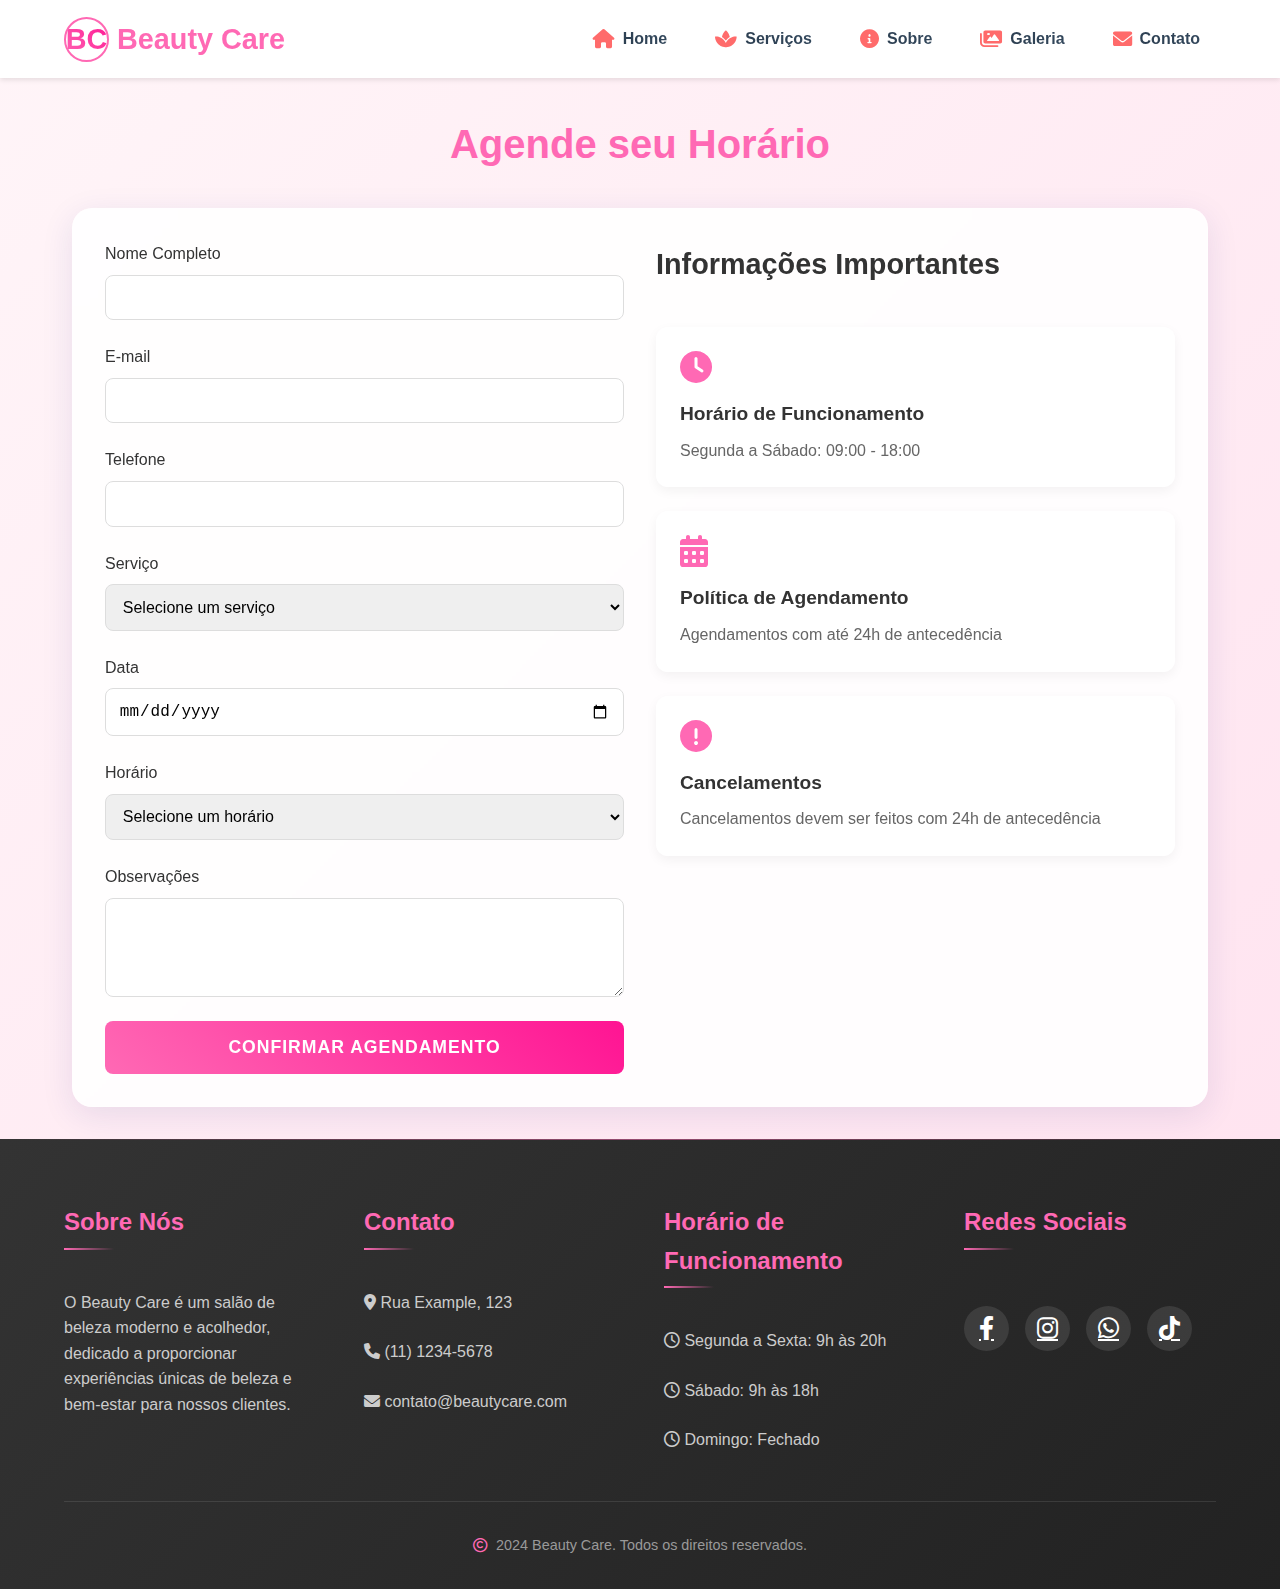
<file: agendamento/index.html>
<!DOCTYPE html>
<html lang="pt-BR">
<head>
    <meta charset="UTF-8">
    <meta name="viewport" content="width=device-width, initial-scale=1.0">
    <title>Agendamento - Beauty Care</title>
    <link rel="icon" type="image/x-icon" href="../fav.png">
    <link rel="stylesheet" href="../styles.css">
    <link rel="stylesheet" href="agendamento.css">
    <link rel="stylesheet" href="https://cdnjs.cloudflare.com/ajax/libs/font-awesome/6.0.0/css/all.min.css">
</head>
<body>
    <header>
        <nav class="navbar">
            <div class="logo">
                <div class="logo-text">
                    <span class="logo-initials">BC</span>
                    <h1>Beauty Care</h1>
                </div>
            </div>
            <ul class="nav-links">
                <li><a href="../index.html"><i class="fas fa-home"></i><span>Home</span></a></li>
                <li><a href="../index.html#servicos"><i class="fas fa-spa"></i><span>Serviços</span></a></li>
                <li><a href="../index.html#sobre"><i class="fas fa-info-circle"></i><span>Sobre</span></a></li>
                <li><a href="../index.html#galeria"><i class="fas fa-images"></i><span>Galeria</span></a></li>
                <li><a href="../index.html#contato"><i class="fas fa-envelope"></i><span>Contato</span></a></li>
            </ul>
            <div class="mobile-menu">
                <div class="menu-icon">
                    <span></span>
                    <span></span>
                    <span></span>
                </div>
            </div>
        </nav>
    </header>

    <main class="agendamento-container">
        <section class="agendamento-section">
            <h1>Agende seu Horário</h1>
            <div class="agendamento-content">
                <form id="agendamento-form" class="agendamento-form">
                    <div class="form-group">
                        <label for="nome">Nome Completo</label>
                        <input type="text" id="nome" name="nome" required>
                    </div>

                    <div class="form-group">
                        <label for="email">E-mail</label>
                        <input type="email" id="email" name="email" required>
                    </div>

                    <div class="form-group">
                        <label for="telefone">Telefone</label>
                        <input type="tel" id="telefone" name="telefone" required>
                    </div>

                    <div class="form-group">
                        <label for="servico">Serviço</label>
                        <select id="servico" name="servico" required>
                            <option value="">Selecione um serviço</option>
                            <option value="corte">Corte de Cabelo</option>
                            <option value="coloring">Coloração</option>
                            <option value="tratamento">Tratamento Capilar</option>
                            <option value="maquiagem">Maquiagem</option>
                            <option value="manicure">Manicure</option>
                            <option value="pedicure">Pedicure</option>
                        </select>
                    </div>

                    <div class="form-group">
                        <label for="data">Data</label>
                        <input type="date" id="data" name="data" required>
                    </div>

                    <div class="form-group">
                        <label for="horario">Horário</label>
                        <select id="horario" name="horario" required>
                            <option value="">Selecione um horário</option>
                            <option value="09:00">09:00</option>
                            <option value="10:00">10:00</option>
                            <option value="11:00">11:00</option>
                            <option value="13:00">13:00</option>
                            <option value="14:00">14:00</option>
                            <option value="15:00">15:00</option>
                            <option value="16:00">16:00</option>
                            <option value="17:00">17:00</option>
                        </select>
                    </div>

                    <div class="form-group">
                        <label for="observacoes">Observações</label>
                        <textarea id="observacoes" name="observacoes" rows="4"></textarea>
                    </div>

                    <button type="submit" class="submit-button">Confirmar Agendamento</button>
                </form>

                <div class="agendamento-info">
                    <h2>Informações Importantes</h2>
                    <div class="info-card">
                        <i class="fas fa-clock"></i>
                        <h3>Horário de Funcionamento</h3>
                        <p>Segunda a Sábado: 09:00 - 18:00</p>
                    </div>
                    <div class="info-card">
                        <i class="fas fa-calendar-alt"></i>
                        <h3>Política de Agendamento</h3>
                        <p>Agendamentos com até 24h de antecedência</p>
                    </div>
                    <div class="info-card">
                        <i class="fas fa-exclamation-circle"></i>
                        <h3>Cancelamentos</h3>
                        <p>Cancelamentos devem ser feitos com 24h de antecedência</p>
                    </div>
                </div>
            </div>
        </section>
    </main>

    <footer>
        <div class="footer-content">
            <div class="footer-section">
                <h3>Sobre Nós</h3>
                <p>O Beauty Care é um salão de beleza moderno e acolhedor, dedicado a proporcionar experiências únicas de beleza e bem-estar para nossos clientes.</p>
            </div>
            <div class="footer-section">
                <h3>Contato</h3>
                <p><i class="fas fa-map-marker-alt"></i> Rua Example, 123</p>
                <p><i class="fas fa-phone"></i> (11) 1234-5678</p>
                <p><i class="fas fa-envelope"></i> contato@beautycare.com</p>
            </div>
            <div class="footer-section">
                <h3>Horário de Funcionamento</h3>
                <p><i class="far fa-clock"></i> Segunda a Sexta: 9h às 20h</p>
                <p><i class="far fa-clock"></i> Sábado: 9h às 18h</p>
                <p><i class="far fa-clock"></i> Domingo: Fechado</p>
            </div>
            <div class="footer-section">
                <h3>Redes Sociais</h3>
                <div class="social-links">
                    <a href="https://facebook.com/beautycare" target="_blank" title="Facebook">
                        <i class="fab fa-facebook-f"></i>
                    </a>
                    <a href="https://instagram.com/beautycare" target="_blank" title="Instagram">
                        <i class="fab fa-instagram"></i>
                    </a>
                    <a href="https://wa.me/551112345678" target="_blank" title="WhatsApp">
                        <i class="fab fa-whatsapp"></i>
                    </a>
                    <a href="https://tiktok.com/@beautycare" target="_blank" title="TikTok">
                        <i class="fab fa-tiktok"></i>
                    </a>
                </div>
            </div>
        </div>
        <div class="footer-bottom">
            <p><i class="far fa-copyright"></i> 2024 Beauty Care. Todos os direitos reservados.</p>
        </div>
    </footer>
    <button id="back-to-top" aria-label="Retornar ao topo">
        <i class="fas fa-arrow-up"></i>
    </button>
    <script src="../script.js"></script>
    <script src="agendamento.js"></script>
</body>
</html>
</file>
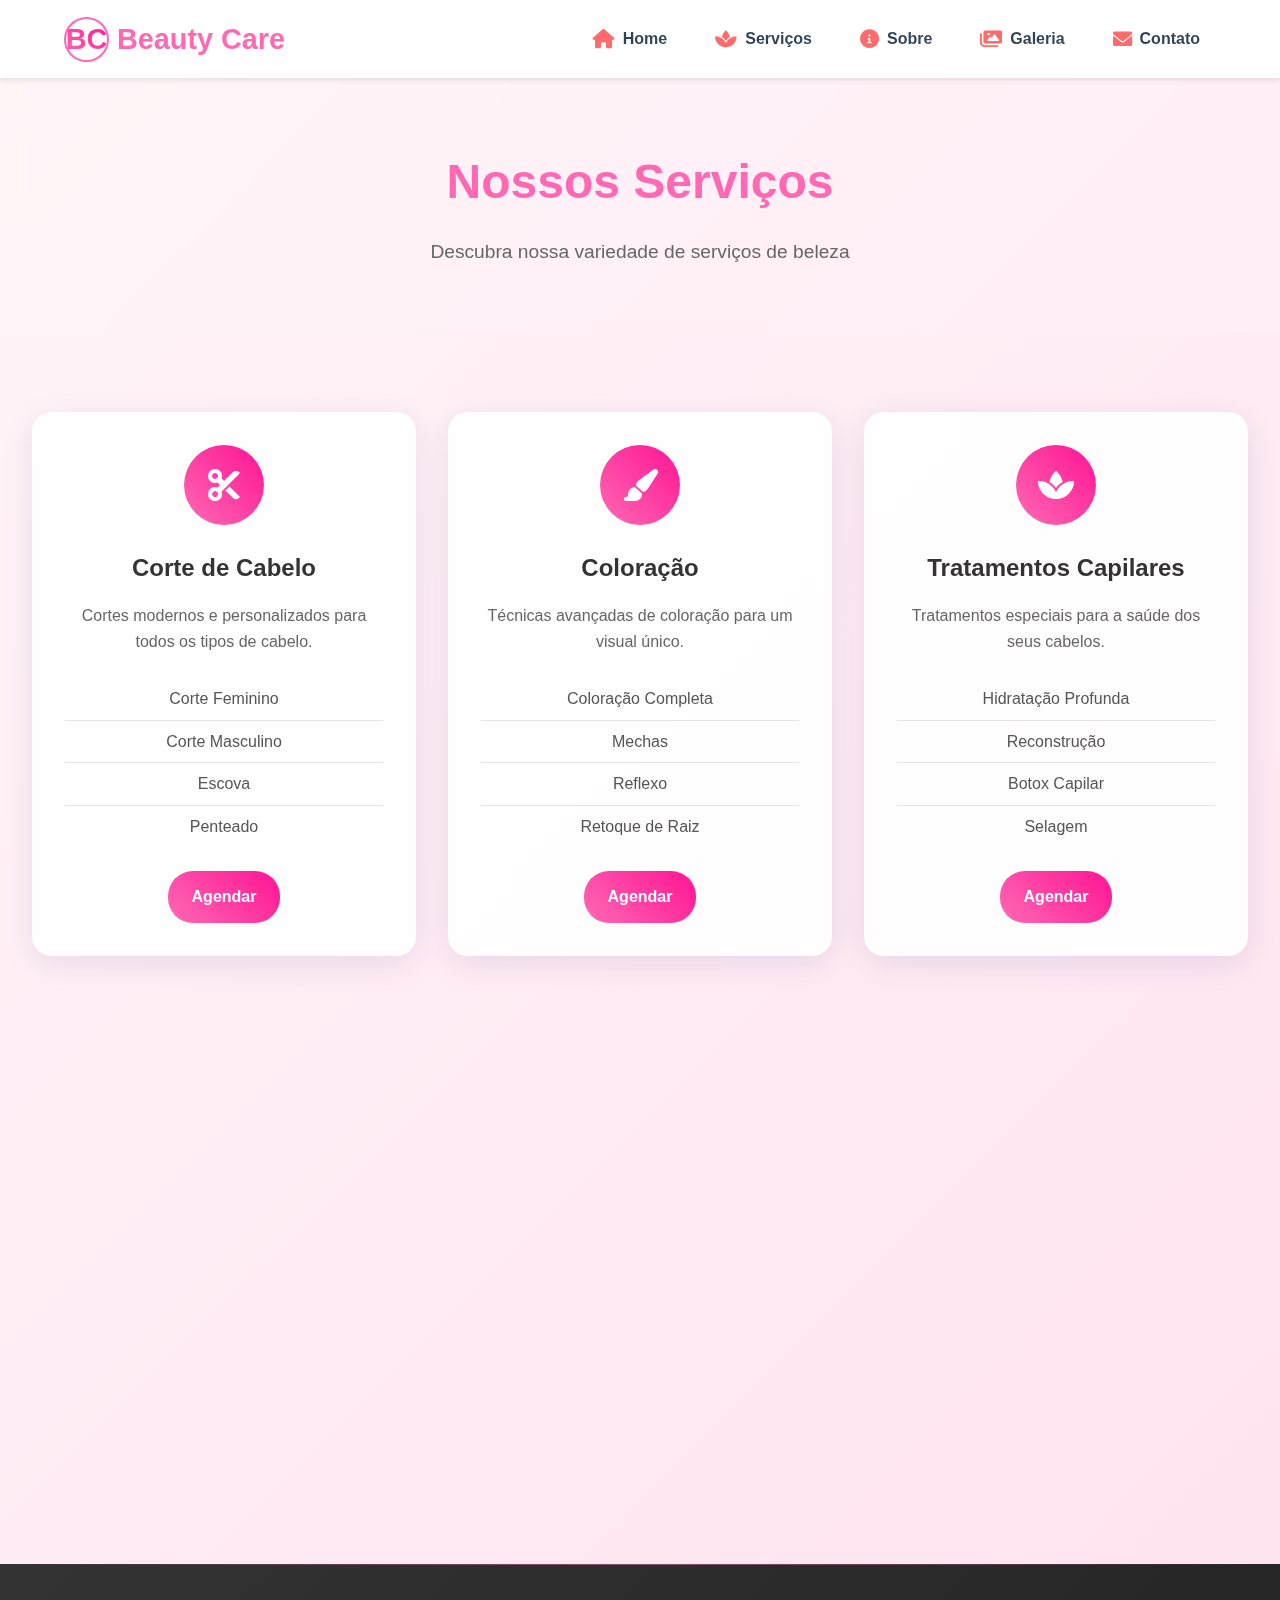
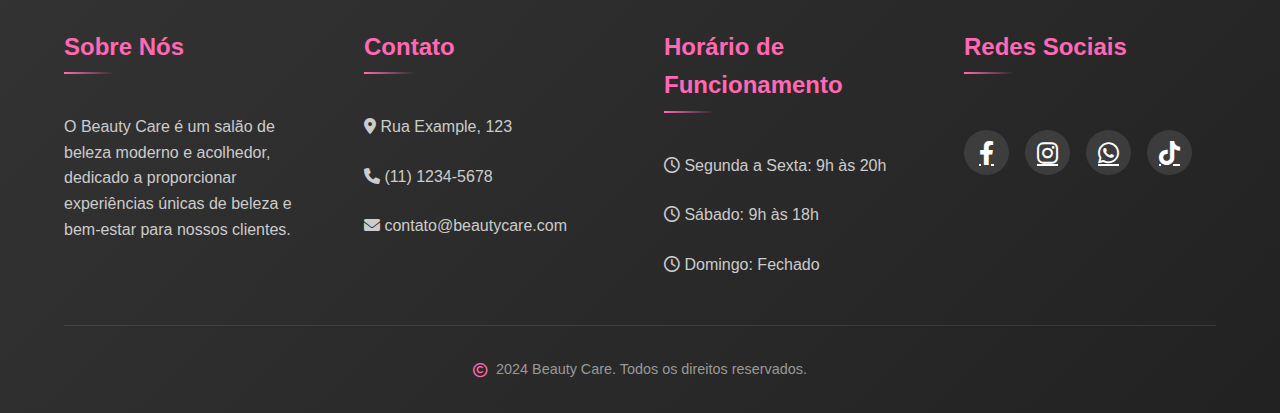
<file: servicos/index.html>
<!DOCTYPE html>
<html lang="pt-BR">
<head>
    <meta charset="UTF-8">
    <meta name="viewport" content="width=device-width, initial-scale=1.0">
    <title>Serviços - Beauty Care</title>
    <link rel="icon" type="image/x-icon" href="../fav.png">
    <link rel="stylesheet" href="../styles.css">
    <link rel="stylesheet" href="servicos.css">
    <link rel="stylesheet" href="https://cdnjs.cloudflare.com/ajax/libs/font-awesome/6.0.0/css/all.min.css">
</head>
<body>
    <header>
        <nav class="navbar">
            <div class="logo">
                <div class="logo-text">
                    <span class="logo-initials">BC</span>
                    <h1>Beauty Care</h1>
                </div>
            </div>
            <ul class="nav-links">
                <li><a href="../index.html"><i class="fas fa-home"></i><span>Home</span></a></li>
                <li><a href="index.html"><i class="fas fa-spa"></i><span>Serviços</span></a></li>
                <li><a href="../index.html#sobre"><i class="fas fa-info-circle"></i><span>Sobre</span></a></li>
                <li><a href="../index.html#galeria"><i class="fas fa-images"></i><span>Galeria</span></a></li>
                <li><a href="../index.html#contato"><i class="fas fa-envelope"></i><span>Contato</span></a></li>
            </ul>
            <div class="mobile-menu">
                <div class="menu-icon">
                    <span></span>
                    <span></span>
                    <span></span>
                </div>
            </div>
        </nav>
    </header>

    <main class="servicos-container">
        <section class="servicos-hero">
            <h1>Nossos Serviços</h1>
            <p>Descubra nossa variedade de serviços de beleza</p>
        </section>

        <section class="servicos-grid">
            <div class="servico-card">
                <div class="servico-icon">
                    <i class="fas fa-cut"></i>
                </div>
                <h2>Corte de Cabelo</h2>
                <div class="servico-detalhes">
                    <p>Cortes modernos e personalizados para todos os tipos de cabelo.</p>
                    <ul>
                        <li>Corte Feminino</li>
                        <li>Corte Masculino</li>
                        <li>Escova</li>
                        <li>Penteado</li>
                    </ul>
                    <a href="../agendamento/index.html" class="agendar-btn">Agendar</a>
                </div>
            </div>

            <div class="servico-card">
                <div class="servico-icon">
                    <i class="fas fa-paint-brush"></i>
                </div>
                <h2>Coloração</h2>
                <div class="servico-detalhes">
                    <p>Técnicas avançadas de coloração para um visual único.</p>
                    <ul>
                        <li>Coloração Completa</li>
                        <li>Mechas</li>
                        <li>Reflexo</li>
                        <li>Retoque de Raiz</li>
                    </ul>
                    <a href="../agendamento/index.html" class="agendar-btn">Agendar</a>
                </div>
            </div>

            <div class="servico-card">
                <div class="servico-icon">
                    <i class="fas fa-spa"></i>
                </div>
                <h2>Tratamentos Capilares</h2>
                <div class="servico-detalhes">
                    <p>Tratamentos especiais para a saúde dos seus cabelos.</p>
                    <ul>
                        <li>Hidratação Profunda</li>
                        <li>Reconstrução</li>
                        <li>Botox Capilar</li>
                        <li>Selagem</li>
                    </ul>
                    <a href="../agendamento/index.html" class="agendar-btn">Agendar</a>
                </div>
            </div>

            <div class="servico-card">
                <div class="servico-icon">
                    <i class="fas fa-magic"></i>
                </div>
                <h2>Maquiagem</h2>
                <div class="servico-detalhes">
                    <p>Maquiagem profissional para todos os momentos.</p>
                    <ul>
                        <li>Maquiagem Social</li>
                        <li>Maquiagem para Eventos</li>
                        <li>Maquiagem para Noivas</li>
                        <li>Consultoria de Maquiagem</li>
                    </ul>
                    <a href="../agendamento/index.html" class="agendar-btn">Agendar</a>
                </div>
            </div>

            <div class="servico-card">
                <div class="servico-icon">
                    <i class="fas fa-hand-sparkles"></i>
                </div>
                <h2>Manicure e Pedicure</h2>
                <div class="servico-detalhes">
                    <p>Cuidados especiais para suas mãos e pés.</p>
                    <ul>
                        <li>Manicure Completa</li>
                        <li>Pedicure Completa</li>
                        <li>Esmaltação em Gel</li>
                        <li>Alongamento de Unhas</li>
                    </ul>
                    <a href="../agendamento/index.html" class="agendar-btn">Agendar</a>
                </div>
            </div>

            <div class="servico-card">
                <div class="servico-icon">
                    <i class="fas fa-gift"></i>
                </div>
                <h2>Pacotes Especiais</h2>
                <div class="servico-detalhes">
                    <p>Combos especiais para momentos especiais.</p>
                    <ul>
                        <li>Pacote Noiva</li>
                        <li>Pacote Aniversário</li>
                        <li>Pacote Família</li>
                        <li>Pacote Corporativo</li>
                    </ul>
                    <a href="../agendamento/index.html" class="agendar-btn">Agendar</a>
                </div>
            </div>
        </section>
    </main>

    <footer>
        <div class="footer-content">
            <div class="footer-section">
                <h3>Sobre Nós</h3>
                <p>O Beauty Care é um salão de beleza moderno e acolhedor, dedicado a proporcionar experiências únicas de beleza e bem-estar para nossos clientes.</p>
            </div>
            <div class="footer-section">
                <h3>Contato</h3>
                <p><i class="fas fa-map-marker-alt"></i> Rua Example, 123</p>
                <p><i class="fas fa-phone"></i> (11) 1234-5678</p>
                <p><i class="fas fa-envelope"></i> contato@beautycare.com</p>
            </div>
            <div class="footer-section">
                <h3>Horário de Funcionamento</h3>
                <p><i class="far fa-clock"></i> Segunda a Sexta: 9h às 20h</p>
                <p><i class="far fa-clock"></i> Sábado: 9h às 18h</p>
                <p><i class="far fa-clock"></i> Domingo: Fechado</p>
            </div>
            <div class="footer-section">
                <h3>Redes Sociais</h3>
                <div class="social-links">
                    <a href="https://facebook.com/beautycare" target="_blank" title="Facebook">
                        <i class="fab fa-facebook-f"></i>
                    </a>
                    <a href="https://instagram.com/beautycare" target="_blank" title="Instagram">
                        <i class="fab fa-instagram"></i>
                    </a>
                    <a href="https://wa.me/551112345678" target="_blank" title="WhatsApp">
                        <i class="fab fa-whatsapp"></i>
                    </a>
                    <a href="https://tiktok.com/@beautycare" target="_blank" title="TikTok">
                        <i class="fab fa-tiktok"></i>
                    </a>
                </div>
            </div>
        </div>
        <div class="footer-bottom">
            <p><i class="far fa-copyright"></i> 2024 Beauty Care. Todos os direitos reservados.</p>
        </div>
    </footer>
    <button id="back-to-top" aria-label="Retornar ao topo">
        <i class="fas fa-arrow-up"></i>
    </button>
    <script src="../script.js"></script>
    <script src="servicos.js"></script>
</body>
</html>
</file>
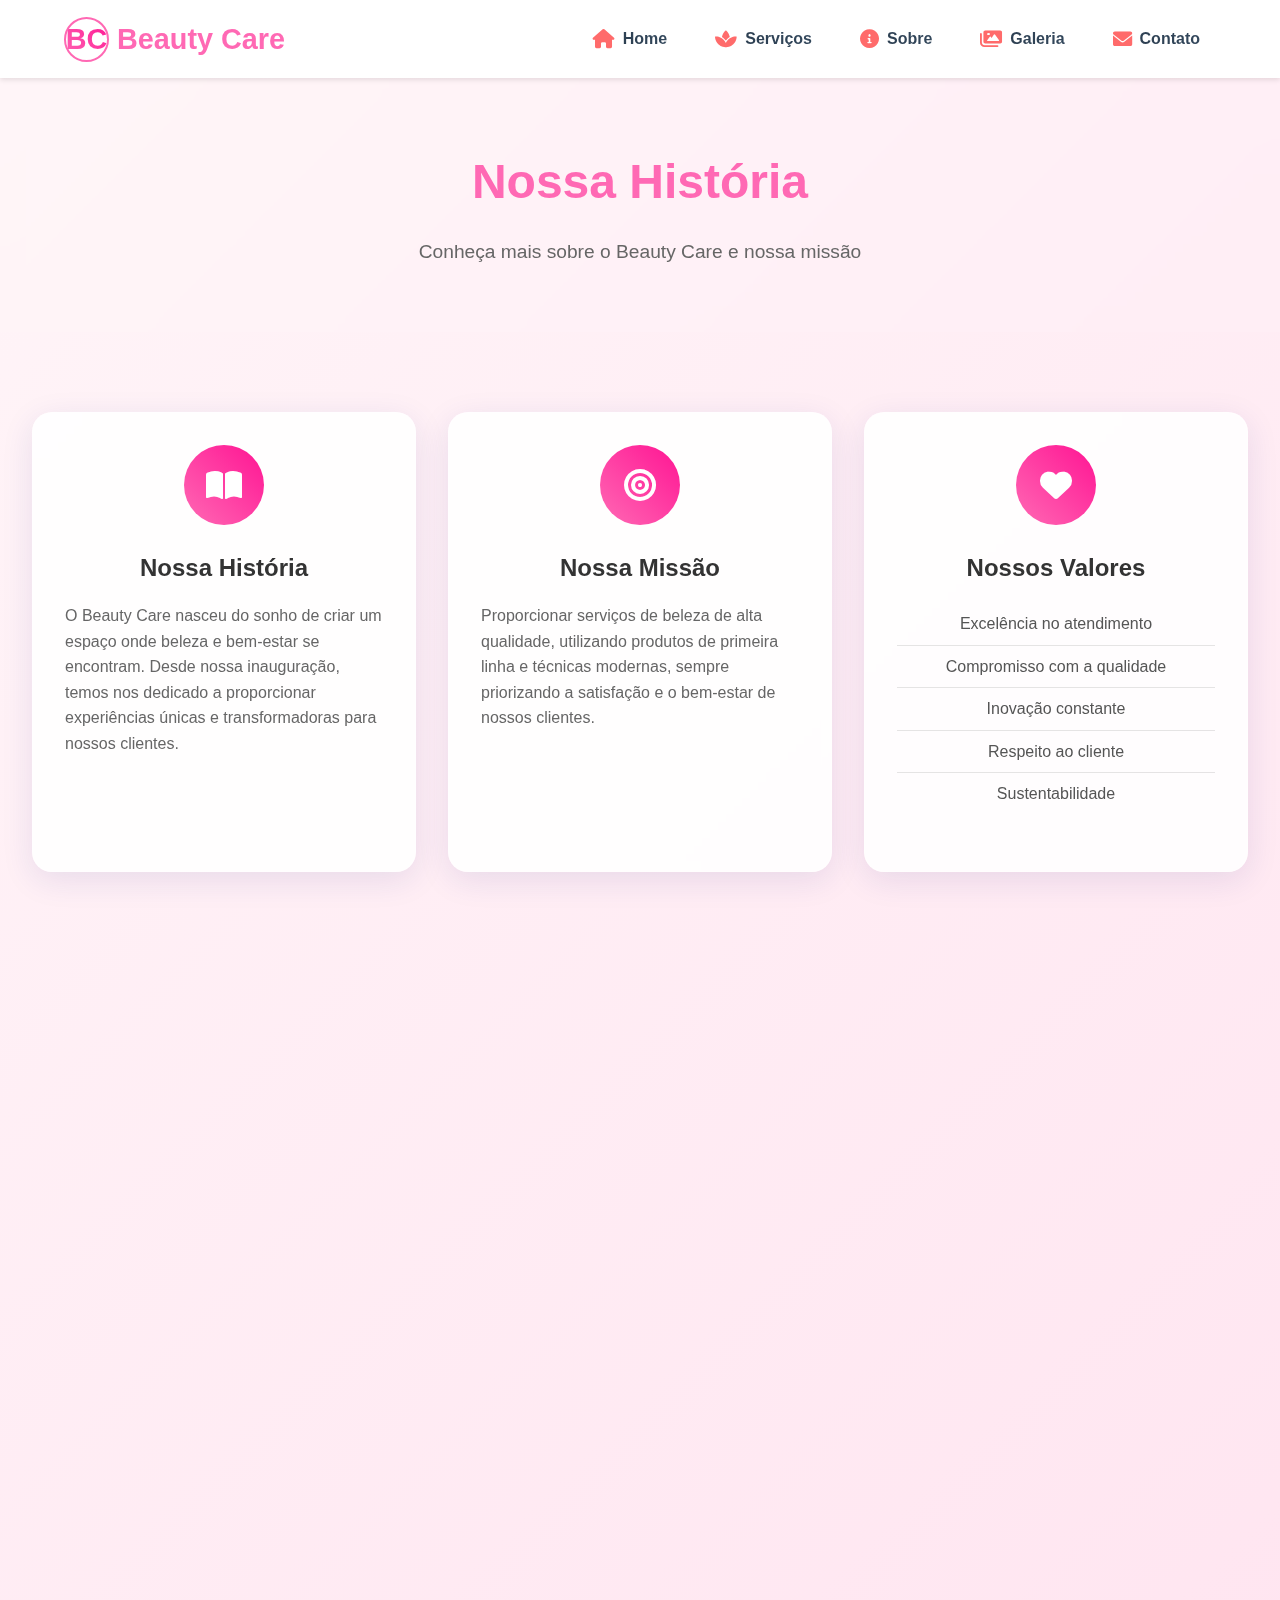
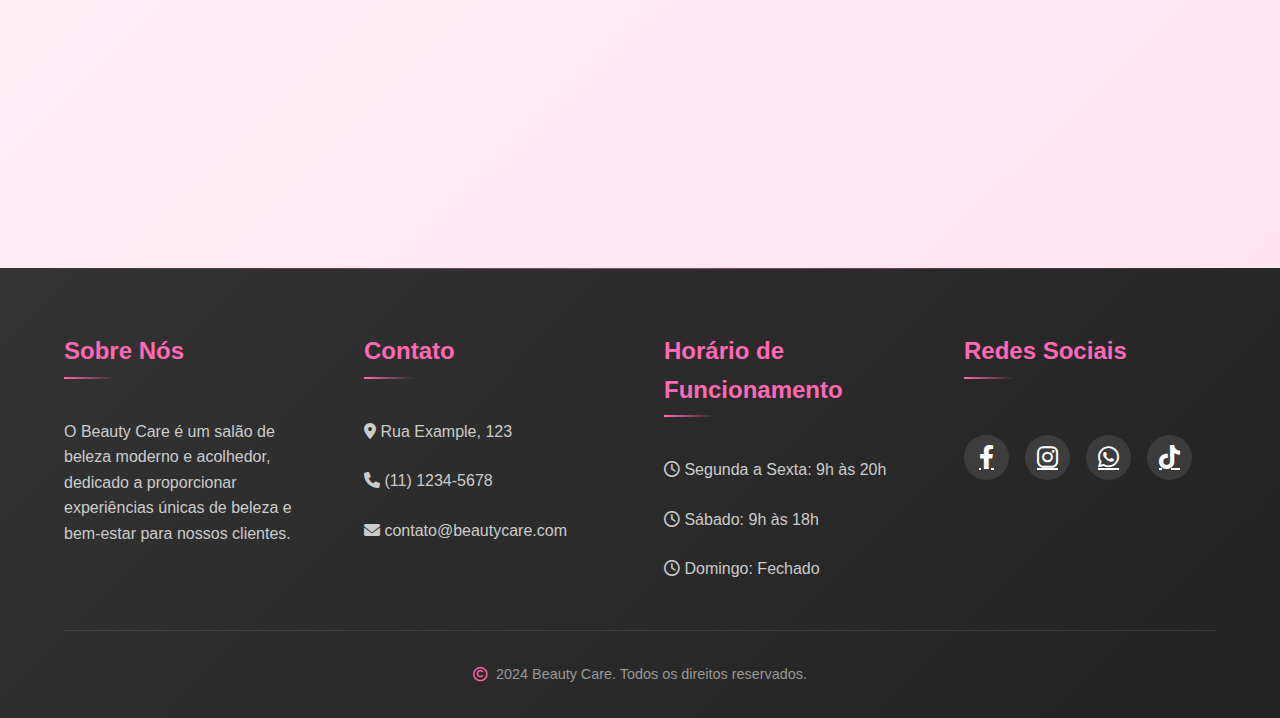
<file: sobre/index.html>
<!DOCTYPE html>
<html lang="pt-BR">
<head>
    <meta charset="UTF-8">
    <meta name="viewport" content="width=device-width, initial-scale=1.0">
    <title>Sobre Nós - Beauty Care</title>
    <link rel="icon" type="image/x-icon" href="../fav.png">
    <link rel="stylesheet" href="../styles.css">
    <link rel="stylesheet" href="sobre.css">
    <link rel="stylesheet" href="https://cdnjs.cloudflare.com/ajax/libs/font-awesome/6.0.0/css/all.min.css">
</head>
<body>
    <header>
        <nav class="navbar">
            <div class="logo">
                <div class="logo-text">
                    <span class="logo-initials">BC</span>
                    <h1>Beauty Care</h1>
                </div>
            </div>
            <ul class="nav-links">
                <li><a href="../index.html"><i class="fas fa-home"></i><span>Home</span></a></li>
                <li><a href="../servicos/index.html"><i class="fas fa-spa"></i><span>Serviços</span></a></li>
                <li><a href="index.html"><i class="fas fa-info-circle"></i><span>Sobre</span></a></li>
                <li><a href="../index.html#galeria"><i class="fas fa-images"></i><span>Galeria</span></a></li>
                <li><a href="../index.html#contato"><i class="fas fa-envelope"></i><span>Contato</span></a></li>
            </ul>
            <div class="mobile-menu">
                <div class="menu-icon">
                    <span></span>
                    <span></span>
                    <span></span>
                </div>
            </div>
        </nav>
    </header>

    <main class="sobre-container">
        <section class="sobre-hero">
            <h1>Nossa História</h1>
            <p>Conheça mais sobre o Beauty Care e nossa missão</p>
        </section>

        <section class="sobre-content">
            <div class="sobre-card historia">
                <div class="card-icon">
                    <i class="fas fa-book-open"></i>
                </div>
                <h2>Nossa História</h2>
                <p>O Beauty Care nasceu do sonho de criar um espaço onde beleza e bem-estar se encontram. Desde nossa inauguração, temos nos dedicado a proporcionar experiências únicas e transformadoras para nossos clientes.</p>
            </div>

            <div class="sobre-card missao">
                <div class="card-icon">
                    <i class="fas fa-bullseye"></i>
                </div>
                <h2>Nossa Missão</h2>
                <p>Proporcionar serviços de beleza de alta qualidade, utilizando produtos de primeira linha e técnicas modernas, sempre priorizando a satisfação e o bem-estar de nossos clientes.</p>
            </div>

            <div class="sobre-card valores">
                <div class="card-icon">
                    <i class="fas fa-heart"></i>
                </div>
                <h2>Nossos Valores</h2>
                <ul>
                    <li>Excelência no atendimento</li>
                    <li>Compromisso com a qualidade</li>
                    <li>Inovação constante</li>
                    <li>Respeito ao cliente</li>
                    <li>Sustentabilidade</li>
                </ul>
            </div>

            <div class="sobre-card equipe">
                <div class="card-icon">
                    <i class="fas fa-users"></i>
                </div>
                <h2>Nossa Equipe</h2>
                <p>Contamos com profissionais altamente qualificados e em constante atualização, prontos para oferecer o melhor em serviços de beleza.</p>
                <div class="equipe-grid">
                    <div class="membro">
                        <div class="membro-foto">
                            <i class="fas fa-user-circle"></i>
                        </div>
                        <h3>Ana Silva</h3>
                        <p>Diretora Técnica</p>
                    </div>
                    <div class="membro">
                        <div class="membro-foto">
                            <i class="fas fa-user-circle"></i>
                        </div>
                        <h3>Carlos Santos</h3>
                        <p>Especialista em Coloração</p>
                    </div>
                    <div class="membro">
                        <div class="membro-foto">
                            <i class="fas fa-user-circle"></i>
                        </div>
                        <h3>Maria Oliveira</h3>
                        <p>Maquiadora Profissional</p>
                    </div>
                </div>
            </div>

            <div class="sobre-card diferencial">
                <div class="card-icon">
                    <i class="fas fa-star"></i>
                </div>
                <h2>Nosso Diferencial</h2>
                <ul>
                    <li>Ambiente acolhedor e moderno</li>
                    <li>Produtos de alta qualidade</li>
                    <li>Tecnologia de ponta</li>
                    <li>Atendimento personalizado</li>
                    <li>Compromisso com resultados</li>
                </ul>
            </div>

            <div class="sobre-card certificacoes">
                <div class="card-icon">
                    <i class="fas fa-certificate"></i>
                </div>
                <h2>Certificações</h2>
                <p>Somos certificados pelos principais institutos de beleza do Brasil e mantemos parcerias com as melhores marcas do mercado.</p>
                <div class="certificacoes-grid">
                    <div class="certificacao">
                        <i class="fas fa-award"></i>
                        <span>Excelência em Atendimento</span>
                    </div>
                    <div class="certificacao">
                        <i class="fas fa-award"></i>
                        <span>Qualidade em Serviços</span>
                    </div>
                    <div class="certificacao">
                        <i class="fas fa-award"></i>
                        <span>Inovação em Beleza</span>
                    </div>
                </div>
            </div>
        </section>
    </main>

    <footer>
        <div class="footer-content">
            <div class="footer-section">
                <h3>Sobre Nós</h3>
                <p>O Beauty Care é um salão de beleza moderno e acolhedor, dedicado a proporcionar experiências únicas de beleza e bem-estar para nossos clientes.</p>
            </div>
            <div class="footer-section">
                <h3>Contato</h3>
                <p><i class="fas fa-map-marker-alt"></i> Rua Example, 123</p>
                <p><i class="fas fa-phone"></i> (11) 1234-5678</p>
                <p><i class="fas fa-envelope"></i> contato@beautycare.com</p>
            </div>
            <div class="footer-section">
                <h3>Horário de Funcionamento</h3>
                <p><i class="far fa-clock"></i> Segunda a Sexta: 9h às 20h</p>
                <p><i class="far fa-clock"></i> Sábado: 9h às 18h</p>
                <p><i class="far fa-clock"></i> Domingo: Fechado</p>
            </div>
            <div class="footer-section">
                <h3>Redes Sociais</h3>
                <div class="social-links">
                    <a href="https://facebook.com/beautycare" target="_blank" title="Facebook">
                        <i class="fab fa-facebook-f"></i>
                    </a>
                    <a href="https://instagram.com/beautycare" target="_blank" title="Instagram">
                        <i class="fab fa-instagram"></i>
                    </a>
                    <a href="https://wa.me/551112345678" target="_blank" title="WhatsApp">
                        <i class="fab fa-whatsapp"></i>
                    </a>
                    <a href="https://tiktok.com/@beautycare" target="_blank" title="TikTok">
                        <i class="fab fa-tiktok"></i>
                    </a>
                </div>
            </div>
        </div>
        <div class="footer-bottom">
            <p><i class="far fa-copyright"></i> 2024 Beauty Care. Todos os direitos reservados.</p>
        </div>
    </footer>
    <button id="back-to-top" aria-label="Retornar ao topo">
        <i class="fas fa-arrow-up"></i>
    </button>
    <script src="../script.js"></script>
    <script src="sobre.js"></script>
</body>
</html>
</file>
<file: agendamento/agendamento.css>
.agendamento-container {
    padding-top: 80px;
    min-height: 100vh;
    background: linear-gradient(135deg, #fff5f8 0%, #ffe4f0 100%);
}

.agendamento-section {
    max-width: 1200px;
    margin: 0 auto;
    padding: 2rem;
}

.agendamento-section h1 {
    text-align: center;
    color: #ff69b4;
    font-size: 2.5rem;
    margin-bottom: 2rem;
}

.agendamento-content {
    display: grid;
    grid-template-columns: 1fr 1fr;
    gap: 2rem;
    background: rgba(255, 255, 255, 0.9);
    border-radius: 20px;
    padding: 2rem;
    box-shadow: 0 8px 32px rgba(31, 38, 135, 0.1);
    backdrop-filter: blur(4px);
    border: 1px solid rgba(255, 255, 255, 0.18);
}

.agendamento-form {
    display: flex;
    flex-direction: column;
    gap: 1.5rem;
}

.form-group {
    display: flex;
    flex-direction: column;
    gap: 0.5rem;
}

.form-group label {
    color: #333;
    font-weight: 500;
}

.form-group input,
.form-group select,
.form-group textarea {
    padding: 0.8rem;
    border: 1px solid #ddd;
    border-radius: 8px;
    font-size: 1rem;
    transition: all 0.3s ease;
}

.form-group input:focus,
.form-group select:focus,
.form-group textarea:focus {
    outline: none;
    border-color: #ff69b4;
    box-shadow: 0 0 0 2px rgba(255, 105, 180, 0.2);
}

.submit-button {
    background: linear-gradient(45deg, #ff69b4, #ff1493);
    color: white;
    padding: 1rem;
    border: none;
    border-radius: 8px;
    font-size: 1.1rem;
    font-weight: 600;
    cursor: pointer;
    transition: all 0.3s ease;
}

.submit-button:hover {
    transform: translateY(-2px);
    box-shadow: 0 4px 12px rgba(255, 105, 180, 0.3);
}

.agendamento-info {
    display: flex;
    flex-direction: column;
    gap: 1.5rem;
}

.agendamento-info h2 {
    color: #333;
    font-size: 1.8rem;
    margin-bottom: 1rem;
}

.info-card {
    background: rgba(255, 255, 255, 0.8);
    padding: 1.5rem;
    border-radius: 12px;
    box-shadow: 0 4px 12px rgba(0, 0, 0, 0.05);
    transition: all 0.3s ease;
}

.info-card:hover {
    transform: translateY(-2px);
    box-shadow: 0 6px 16px rgba(0, 0, 0, 0.1);
}

.info-card i {
    font-size: 2rem;
    color: #ff69b4;
    margin-bottom: 1rem;
}

.info-card h3 {
    color: #333;
    font-size: 1.2rem;
    margin-bottom: 0.5rem;
}

.info-card p {
    color: #666;
    line-height: 1.6;
}

/* Responsive Design */
@media (max-width: 768px) {
    .agendamento-content {
        grid-template-columns: 1fr;
    }

    .agendamento-section {
        padding: 1rem;
    }

    .agendamento-section h1 {
        font-size: 2rem;
    }

    .info-card {
        padding: 1rem;
    }
}
</file>
<file: servicos/servicos.css>
.servicos-container {
    padding-top: 80px;
    min-height: 100vh;
    background: linear-gradient(135deg, #fff5f8 0%, #ffe4f0 100%);
}

.servicos-hero {
    text-align: center;
    padding: 4rem 2rem;
    background: rgba(255, 255, 255, 0.1);
    backdrop-filter: blur(10px);
    margin-bottom: 3rem;
}

.servicos-hero h1 {
    color: #ff69b4;
    font-size: 3rem;
    margin-bottom: 1rem;
}

.servicos-hero p {
    color: #666;
    font-size: 1.2rem;
}

.servicos-grid {
    display: grid;
    grid-template-columns: repeat(auto-fit, minmax(300px, 1fr));
    gap: 2rem;
    padding: 2rem;
    max-width: 1400px;
    margin: 0 auto;
}

.servico-card {
    background: rgba(255, 255, 255, 0.9);
    border-radius: 20px;
    padding: 2rem;
    box-shadow: 0 8px 32px rgba(31, 38, 135, 0.1);
    backdrop-filter: blur(4px);
    border: 1px solid rgba(255, 255, 255, 0.18);
    transition: transform 0.3s ease, box-shadow 0.3s ease;
}

.servico-card:hover {
    transform: translateY(-5px);
    box-shadow: 0 12px 40px rgba(31, 38, 135, 0.15);
}

.servico-icon {
    width: 80px;
    height: 80px;
    background: linear-gradient(45deg, #ff69b4, #ff1493);
    border-radius: 50%;
    display: flex;
    align-items: center;
    justify-content: center;
    margin: 0 auto 1.5rem;
}

.servico-icon i {
    font-size: 2rem;
    color: white;
}

.servico-card h2 {
    color: #333;
    font-size: 1.5rem;
    text-align: center;
    margin-bottom: 1rem;
}

.servico-detalhes {
    text-align: center;
}

.servico-detalhes p {
    color: #666;
    margin-bottom: 1.5rem;
    line-height: 1.6;
}

.servico-detalhes ul {
    list-style: none;
    padding: 0;
    margin-bottom: 1.5rem;
}

.servico-detalhes li {
    color: #555;
    padding: 0.5rem 0;
    border-bottom: 1px solid rgba(0, 0, 0, 0.1);
}

.servico-detalhes li:last-child {
    border-bottom: none;
}

.agendar-btn {
    display: inline-block;
    background: linear-gradient(45deg, #ff69b4, #ff1493);
    color: white;
    padding: 0.8rem 1.5rem;
    border-radius: 25px;
    text-decoration: none;
    font-weight: 600;
    transition: transform 0.3s ease, box-shadow 0.3s ease;
}

.agendar-btn:hover {
    transform: translateY(-2px);
    box-shadow: 0 4px 12px rgba(255, 105, 180, 0.3);
}

/* Responsive Design */
@media (max-width: 768px) {
    .servicos-hero h1 {
        font-size: 2.5rem;
    }

    .servicos-grid {
        padding: 1rem;
        gap: 1.5rem;
    }

    .servico-card {
        padding: 1.5rem;
    }

    .servico-icon {
        width: 60px;
        height: 60px;
    }

    .servico-icon i {
        font-size: 1.5rem;
    }
}
</file>
<file: sobre/sobre.css>
.sobre-container {
    padding-top: 80px;
    min-height: 100vh;
    background: linear-gradient(135deg, #fff5f8 0%, #ffe4f0 100%);
}

.sobre-hero {
    text-align: center;
    padding: 4rem 2rem;
    background: rgba(255, 255, 255, 0.1);
    backdrop-filter: blur(10px);
    margin-bottom: 3rem;
}

.sobre-hero h1 {
    color: #ff69b4;
    font-size: 3rem;
    margin-bottom: 1rem;
}

.sobre-hero p {
    color: #666;
    font-size: 1.2rem;
}

.sobre-content {
    display: grid;
    grid-template-columns: repeat(auto-fit, minmax(300px, 1fr));
    gap: 2rem;
    padding: 2rem;
    max-width: 1400px;
    margin: 0 auto;
}

.sobre-card {
    background: rgba(255, 255, 255, 0.9);
    border-radius: 20px;
    padding: 2rem;
    box-shadow: 0 8px 32px rgba(31, 38, 135, 0.1);
    backdrop-filter: blur(4px);
    border: 1px solid rgba(255, 255, 255, 0.18);
    transition: transform 0.3s ease, box-shadow 0.3s ease;
}

.sobre-card:hover {
    transform: translateY(-5px);
    box-shadow: 0 12px 40px rgba(31, 38, 135, 0.15);
}

.card-icon {
    width: 80px;
    height: 80px;
    background: linear-gradient(45deg, #ff69b4, #ff1493);
    border-radius: 50%;
    display: flex;
    align-items: center;
    justify-content: center;
    margin: 0 auto 1.5rem;
}

.card-icon i {
    font-size: 2rem;
    color: white;
}

.sobre-card h2 {
    color: #333;
    font-size: 1.5rem;
    text-align: center;
    margin-bottom: 1rem;
}

.sobre-card p {
    color: #666;
    line-height: 1.6;
    margin-bottom: 1.5rem;
}

.sobre-card ul {
    list-style: none;
    padding: 0;
    margin-bottom: 1.5rem;
}

.sobre-card li {
    color: #555;
    padding: 0.5rem 0;
    border-bottom: 1px solid rgba(0, 0, 0, 0.1);
    text-align: center;
}

.sobre-card li:last-child {
    border-bottom: none;
}

.equipe-grid {
    display: grid;
    grid-template-columns: repeat(auto-fit, minmax(150px, 1fr));
    gap: 1.5rem;
    margin-top: 2rem;
}

.membro {
    text-align: center;
}

.membro-foto {
    width: 100px;
    height: 100px;
    background: linear-gradient(45deg, #ff69b4, #ff1493);
    border-radius: 50%;
    display: flex;
    align-items: center;
    justify-content: center;
    margin: 0 auto 1rem;
}

.membro-foto i {
    font-size: 3rem;
    color: white;
}

.membro h3 {
    color: #333;
    font-size: 1.1rem;
    margin-bottom: 0.5rem;
}

.membro p {
    color: #666;
    font-size: 0.9rem;
    margin: 0;
}

.certificacoes-grid {
    display: grid;
    grid-template-columns: repeat(auto-fit, minmax(200px, 1fr));
    gap: 1.5rem;
    margin-top: 2rem;
}

.certificacao {
    background: rgba(255, 255, 255, 0.5);
    padding: 1rem;
    border-radius: 10px;
    text-align: center;
    transition: transform 0.3s ease;
}

.certificacao:hover {
    transform: translateY(-3px);
}

.certificacao i {
    font-size: 2rem;
    color: #ff69b4;
    margin-bottom: 0.5rem;
}

.certificacao span {
    color: #555;
    font-size: 0.9rem;
}

/* Responsive Design */
@media (max-width: 768px) {
    .sobre-hero h1 {
        font-size: 2.5rem;
    }

    .sobre-content {
        padding: 1rem;
        gap: 1.5rem;
    }

    .sobre-card {
        padding: 1.5rem;
    }

    .card-icon {
        width: 60px;
        height: 60px;
    }

    .card-icon i {
        font-size: 1.5rem;
    }

    .membro-foto {
        width: 80px;
        height: 80px;
    }

    .membro-foto i {
        font-size: 2.5rem;
    }
}
</file>
<file: styles.css>
/* Reset e estilos globais */
* {
    margin: 0;
    padding: 0;
    box-sizing: border-box;
}

body {
    font-family: 'Arial', sans-serif;
    line-height: 1.6;
    color: #333;
}

/* Navbar */
.navbar {
    background-color: #fff;
    padding: 1rem 5%;
    display: flex;
    justify-content: space-between;
    align-items: center;
    position: fixed;
    width: 100%;
    top: 0;
    z-index: 1000;
    box-shadow: 0 2px 5px rgba(0,0,0,0.1);
}

.logo {
    display: flex;
    align-items: center;
}

.logo-text {
    display: flex;
    align-items: center;
    gap: 0.5rem;
}

.logo-initials {
    display: none;
    font-size: 1.8rem;
    font-weight: 700;
    color: #ff69b4;
    background: linear-gradient(45deg, #ff69b4, #ff1493);
    -webkit-background-clip: text;
    -webkit-text-fill-color: transparent;
    padding: 0.5rem;
    border: 2px solid #ff69b4;
    border-radius: 50%;
    width: 45px;
    height: 45px;
    display: flex;
    align-items: center;
    justify-content: center;
}

.logo h1 {
    color: #ff69b4;
    font-size: 1.8rem;
    font-weight: 700;
}

.nav-links {
    display: flex;
    list-style: none;
    gap: 1rem;
}

.nav-links li a {
    color: #2c3e50;
    text-decoration: none;
    padding: 0.5rem 1rem;
    transition: all 0.3s ease;
    font-weight: 600;
    position: relative;
    display: flex;
    align-items: center;
    gap: 0.5rem;
}

.nav-links li a i {
    font-size: 1.2rem;
    transition: all 0.3s ease;
    color: #ff6b6b;
}

.nav-links li a span {
    background: linear-gradient(45deg, #2c3e50, #34495e);
    -webkit-background-clip: text;
    -webkit-text-fill-color: transparent;
    transition: all 0.3s ease;
}

.nav-links li a:hover i {
    color: #ff6b6b;
    transform: scale(1.1);
}

.nav-links li a:hover span {
    background: linear-gradient(45deg, #ff6b6b, #ff8e8e);
    -webkit-background-clip: text;
    -webkit-text-fill-color: transparent;
}

.nav-links li a::after {
    content: '';
    position: absolute;
    bottom: 0;
    left: 50%;
    width: 0;
    height: 2px;
    background: linear-gradient(90deg, #ff6b6b, #ff8e8e);
    transition: all 0.3s ease;
    transform: translateX(-50%);
}

.nav-links li a:hover {
    color: #ff6b6b;
}

.nav-links li a:hover::after {
    width: 100%;
}

.mobile-menu {
    display: none;
    cursor: pointer;
    background: rgba(255, 255, 255, 0.1);
    backdrop-filter: blur(4px);
    -webkit-backdrop-filter: blur(4px);
    border: 1px solid rgba(255, 255, 255, 0.18);
    border-radius: 8px;
    padding: 0.5rem;
}

.menu-icon {
    width: 30px;
    height: 20px;
    position: relative;
    display: flex;
    flex-direction: column;
    justify-content: space-between;
}

.menu-icon span {
    display: block;
    width: 100%;
    height: 2px;
    background-color: #ff69b4;
    transition: all 0.3s ease;
}

/* Hero Section */
.hero {
    height: 100vh;
    position: relative;
    overflow: hidden;
    color: #fff;
    display: flex;
    align-items: center;
    justify-content: center;
}

.carousel {
    position: absolute;
    top: 0;
    left: 0;
    width: 100%;
    height: 100%;
    z-index: 1;
}

.carousel-inner {
    position: relative;
    width: 100%;
    height: 100%;
}

.carousel-item {
    position: absolute;
    top: 0;
    left: 0;
    width: 100%;
    height: 100%;
    opacity: 0;
    transition: opacity 0.5s ease-in-out;
}

.carousel-item.active {
    opacity: 1;
}

.carousel-item img {
    width: 100%;
    height: 100%;
    object-fit: cover;
    filter: brightness(0.7);
}

.carousel-control {
    position: absolute;
    top: 50%;
    transform: translateY(-50%);
    background: rgba(0, 0, 0, 0.5);
    color: #fff;
    border: none;
    width: 40px;
    height: 40px;
    border-radius: 50%;
    cursor: pointer;
    display: flex;
    align-items: center;
    justify-content: center;
    transition: background-color 0.3s ease;
}

.carousel-control:hover {
    background: rgba(0, 0, 0, 0.8);
}

.carousel-control.prev {
    left: 20px;
}

.carousel-control.next {
    right: 20px;
}

.carousel-indicators {
    position: absolute;
    bottom: 20px;
    left: 50%;
    transform: translateX(-50%);
    display: flex;
    gap: 10px;
}

.indicator {
    width: 12px;
    height: 12px;
    border-radius: 50%;
    border: 2px solid #fff;
    background: transparent;
    cursor: pointer;
    transition: background-color 0.3s ease;
}

.indicator.active {
    background-color: #fff;
}

.hero-content {
    position: relative;
    z-index: 2;
    text-align: center;
    padding: 3rem;
    background: rgba(0, 0, 0, 0.5);
    border-radius: 10px;
    max-width: 800px;
    margin: 0 auto;
    backdrop-filter: blur(5px);
}

.hero-content h1 {
    font-size: 3.5rem;
    margin-bottom: 1rem;
    text-shadow: 2px 2px 4px rgba(0, 0, 0, 0.5);
}

.hero-content p {
    font-size: 1.5rem;
    margin-bottom: 2rem;
    text-shadow: 1px 1px 2px rgba(0, 0, 0, 0.5);
}

.cta-button {
    display: inline-block;
    padding: 1rem 2rem;
    background: linear-gradient(45deg, #ff69b4, #ff1493);
    color: #fff;
    text-decoration: none;
    border-radius: 5px;
    margin-top: 2rem;
    transition: all 0.3s ease;
    font-weight: 600;
    text-transform: uppercase;
    letter-spacing: 1px;
    box-shadow: 0 4px 15px rgba(255, 105, 180, 0.3);
}

.cta-button:hover {
    transform: translateY(-3px);
    box-shadow: 0 6px 20px rgba(255, 105, 180, 0.4);
    background: linear-gradient(45deg, #ff1493, #ff69b4);
}

/* Services Section */
.services {
    padding: 5rem 5%;
    background-color: #f9f9f9;
}

.services h2 {
    text-align: center;
    margin-bottom: 3rem;
    color: #333;
}

.services-grid {
    display: grid;
    grid-template-columns: repeat(auto-fit, minmax(250px, 1fr));
    gap: 2rem;
}

.service-card {
    background-color: #fff;
    padding: 2rem;
    text-align: center;
    border-radius: 10px;
    box-shadow: 0 3px 10px rgba(0,0,0,0.1);
    transition: transform 0.3s ease;
}

.service-card:hover {
    transform: translateY(-5px);
}

.service-card i {
    font-size: 2.5rem;
    color: #ff69b4;
    margin-bottom: 1rem;
}

/* About Section */
.about {
    padding: 5rem 2rem;
    background: linear-gradient(135deg, #fff5f8 0%, #ffe4f0 100%);
}

.about h2 {
    text-align: center;
    color: #ff69b4;
    font-size: 2.5rem;
    margin-bottom: 3rem;
}

.about-content {
    max-width: 1200px;
    margin: 0 auto;
    display: flex;
    flex-direction: column;
    gap: 3rem;
}

.about-text {
    display: grid;
    grid-template-columns: repeat(auto-fit, minmax(300px, 1fr));
    gap: 2rem;
}

.about-card {
    background: rgba(255, 255, 255, 0.9);
    border-radius: 20px;
    padding: 2rem;
    box-shadow: 0 8px 32px rgba(31, 38, 135, 0.1);
    backdrop-filter: blur(4px);
    border: 1px solid rgba(255, 255, 255, 0.18);
    transition: transform 0.3s ease, box-shadow 0.3s ease;
}

.about-card:hover {
    transform: translateY(-5px);
    box-shadow: 0 12px 40px rgba(31, 38, 135, 0.15);
}

.about-icon {
    width: 70px;
    height: 70px;
    background: linear-gradient(45deg, #ff69b4, #ff1493);
    border-radius: 50%;
    display: flex;
    align-items: center;
    justify-content: center;
    margin: 0 auto 1.5rem;
}

.about-icon i {
    font-size: 1.8rem;
    color: white;
}

.about-card h3 {
    color: #333;
    font-size: 1.5rem;
    text-align: center;
    margin-bottom: 1rem;
}

.about-card p {
    color: #666;
    line-height: 1.6;
    text-align: center;
}

.about-card ul {
    list-style: none;
    padding: 0;
}

.about-card li {
    color: #555;
    padding: 0.5rem 0;
    display: flex;
    align-items: center;
    gap: 0.5rem;
}

.about-card li i {
    color: #ff69b4;
}

.about-stats {
    display: grid;
    grid-template-columns: repeat(auto-fit, minmax(200px, 1fr));
    gap: 2rem;
    text-align: center;
}

.stat-item {
    background: rgba(255, 255, 255, 0.9);
    padding: 2rem;
    border-radius: 15px;
    box-shadow: 0 4px 16px rgba(31, 38, 135, 0.1);
    transition: transform 0.3s ease;
}

.stat-item:hover {
    transform: translateY(-5px);
}

.stat-number {
    display: block;
    font-size: 2.5rem;
    font-weight: 700;
    color: #ff69b4;
    margin-bottom: 0.5rem;
}

.stat-text {
    color: #666;
    font-size: 1.1rem;
}

.about-btn {
    display: inline-block;
    background: linear-gradient(45deg, #ff69b4, #ff1493);
    color: white;
    padding: 1rem 2rem;
    border-radius: 25px;
    text-decoration: none;
    font-weight: 600;
    text-align: center;
    margin: 0 auto;
    transition: transform 0.3s ease, box-shadow 0.3s ease;
}

.about-btn:hover {
    transform: translateY(-2px);
    box-shadow: 0 4px 12px rgba(255, 105, 180, 0.3);
}

/* Gallery Section */
.gallery {
    padding: 5rem 5%;
    background: linear-gradient(135deg, #fff5f8 0%, #ffe4f0 100%);
}

.gallery h2 {
    text-align: center;
    color: #ff69b4;
    font-size: 2.5rem;
    margin-bottom: 1rem;
}

.gallery-subtitle {
    text-align: center;
    color: #666;
    font-size: 1.2rem;
    margin-bottom: 3rem;
}

.gallery-grid {
    display: grid;
    grid-template-columns: repeat(auto-fit, minmax(280px, 1fr));
    gap: 2rem;
    max-width: 1200px;
    margin: 0 auto;
}

.gallery-item {
    position: relative;
    border-radius: 15px;
    overflow: hidden;
    box-shadow: 0 4px 15px rgba(0,0,0,0.1);
    cursor: pointer;
    transition: transform 0.3s ease;
    aspect-ratio: 1;
}

.gallery-item:hover {
    transform: translateY(-5px);
}

.gallery-item img {
    width: 100%;
    height: 100%;
    object-fit: cover;
    transition: transform 0.3s ease;
}

.gallery-item:hover img {
    transform: scale(1.05);
}

.gallery-overlay {
    position: absolute;
    bottom: 0;
    left: 0;
    right: 0;
    background: linear-gradient(to top, rgba(0,0,0,0.8), transparent);
    padding: 1.5rem;
    color: #fff;
    transform: translateY(100%);
    transition: transform 0.3s ease;
}

.gallery-item:hover .gallery-overlay {
    transform: translateY(0);
}

.gallery-overlay h3 {
    font-size: 1.2rem;
    margin-bottom: 0.5rem;
}

.gallery-overlay p {
    font-size: 0.9rem;
    opacity: 0.8;
    margin-bottom: 1rem;
}

.gallery-link {
    display: inline-block;
    color: #fff;
    text-decoration: none;
    padding: 0.5rem 1rem;
    border: 1px solid #fff;
    border-radius: 20px;
    font-size: 0.9rem;
    transition: all 0.3s ease;
}

.gallery-link:hover {
    background: #fff;
    color: #ff69b4;
}

.gallery-cta {
    text-align: center;
    margin-top: 3rem;
}

.gallery-btn {
    display: inline-block;
    background: linear-gradient(45deg, #ff69b4, #ff1493);
    color: white;
    padding: 1rem 2rem;
    border-radius: 25px;
    text-decoration: none;
    font-weight: 600;
    transition: transform 0.3s ease, box-shadow 0.3s ease;
}

.gallery-btn:hover {
    transform: translateY(-2px);
    box-shadow: 0 4px 12px rgba(255, 105, 180, 0.3);
}

/* Contact Section */
.contact {
    padding: 5rem 5%;
    background: linear-gradient(135deg, #fff5f8 0%, #ffe4f0 100%);
    position: relative;
    overflow: hidden;
}

.contact::before {
    content: '';
    position: absolute;
    top: 0;
    left: 0;
    right: 0;
    bottom: 0;
    background: url('https://images.unsplash.com/photo-1560066984-138dadb4c035?ixlib=rb-1.2.1&auto=format&fit=crop&w=1350&q=80') center/cover;
    opacity: 0.1;
    z-index: 0;
}

.contact h2 {
    text-align: center;
    color: #ff69b4;
    font-size: 2.5rem;
    margin-bottom: 3rem;
    position: relative;
}

.contact-container {
    display: grid;
    grid-template-columns: repeat(auto-fit, minmax(300px, 1fr));
    gap: 3rem;
    max-width: 1200px;
    margin: 0 auto;
    position: relative;
    z-index: 1;
}

#contact-form {
    display: flex;
    flex-direction: column;
    gap: 1.5rem;
    background: rgba(255, 255, 255, 0.9);
    padding: 2.5rem;
    border-radius: 20px;
    box-shadow: 0 8px 32px rgba(31, 38, 135, 0.1);
    backdrop-filter: blur(4px);
    border: 1px solid rgba(255, 255, 255, 0.18);
    transition: transform 0.3s ease;
}

#contact-form:hover {
    transform: translateY(-5px);
}

#contact-form input,
#contact-form textarea {
    padding: 1rem;
    border: 1px solid rgba(255, 105, 180, 0.2);
    border-radius: 10px;
    font-size: 1rem;
    transition: all 0.3s ease;
    background: rgba(255, 255, 255, 0.9);
}

#contact-form input:focus,
#contact-form textarea:focus {
    outline: none;
    border-color: #ff69b4;
    box-shadow: 0 0 0 3px rgba(255, 105, 180, 0.1);
}

#contact-form textarea {
    min-height: 150px;
    resize: vertical;
}

.submit-button {
    padding: 1rem 2rem;
    background: linear-gradient(45deg, #ff69b4, #ff1493);
    color: #fff;
    border: none;
    border-radius: 25px;
    cursor: pointer;
    font-weight: 600;
    font-size: 1.1rem;
    transition: all 0.3s ease;
    text-transform: uppercase;
    letter-spacing: 1px;
}

.submit-button:hover {
    transform: translateY(-2px);
    box-shadow: 0 4px 12px rgba(255, 105, 180, 0.3);
}

.contact-info {
    background: rgba(255, 255, 255, 0.9);
    padding: 2.5rem;
    border-radius: 20px;
    box-shadow: 0 8px 32px rgba(31, 38, 135, 0.1);
    backdrop-filter: blur(4px);
    border: 1px solid rgba(255, 255, 255, 0.18);
    transition: transform 0.3s ease;
}

.contact-info:hover {
    transform: translateY(-5px);
}

.contact-info h3 {
    color: #ff69b4;
    font-size: 1.8rem;
    margin-bottom: 1.5rem;
    text-align: center;
}

.contact-info p {
    display: flex;
    align-items: center;
    gap: 1rem;
    margin-bottom: 1.5rem;
    color: #666;
    font-size: 1.1rem;
    transition: transform 0.3s ease;
}

.contact-info p:hover {
    transform: translateX(5px);
}

.contact-info i {
    color: #ff69b4;
    font-size: 1.5rem;
    width: 40px;
    height: 40px;
    background: rgba(255, 105, 180, 0.1);
    border-radius: 50%;
    display: flex;
    align-items: center;
    justify-content: center;
    transition: all 0.3s ease;
}

.contact-info p:hover i {
    background: #ff69b4;
    color: white;
    transform: rotate(360deg);
}

/* Footer */
footer {
    background: linear-gradient(135deg, #333 0%, #222 100%);
    color: #fff;
    padding: 4rem 5% 2rem;
    position: relative;
    overflow: hidden;
}

footer::before {
    content: '';
    position: absolute;
    top: 0;
    left: 0;
    right: 0;
    height: 1px;
    background: linear-gradient(90deg, transparent, rgba(255, 105, 180, 0.5), transparent);
}

.footer-content {
    max-width: 1200px;
    margin: 0 auto;
    display: grid;
    grid-template-columns: repeat(auto-fit, minmax(250px, 1fr));
    gap: 3rem;
    position: relative;
    z-index: 1;
}

.footer-section {
    display: flex;
    flex-direction: column;
    gap: 1.5rem;
}

.footer-section h3 {
    color: #ff69b4;
    font-size: 1.5rem;
    margin-bottom: 1rem;
    position: relative;
    padding-bottom: 0.5rem;
}

.footer-section h3::after {
    content: '';
    position: absolute;
    bottom: 0;
    left: 0;
    width: 50px;
    height: 2px;
    background: linear-gradient(90deg, #ff69b4, transparent);
}

.footer-section p {
    color: #ccc;
    line-height: 1.6;
}

.social-links {
    display: flex;
    gap: 1rem;
    margin-top: 1rem;
}

.social-links a {
    color: #fff;
    font-size: 1.5rem;
    width: 45px;
    height: 45px;
    background: rgba(255, 255, 255, 0.1);
    border-radius: 50%;
    display: flex;
    align-items: center;
    justify-content: center;
    transition: all 0.3s ease;
    position: relative;
    overflow: hidden;
}

.social-links a::before {
    content: '';
    position: absolute;
    top: 0;
    left: 0;
    width: 100%;
    height: 100%;
    background: linear-gradient(45deg, #ff69b4, #ff1493);
    opacity: 0;
    transition: all 0.3s ease;
    z-index: -1;
}

.social-links a:hover {
    transform: translateY(-5px);
    color: #fff;
}

.social-links a:hover::before {
    opacity: 1;
}

.social-links a i {
    transition: all 0.3s ease;
}

.social-links a:hover i {
    transform: scale(1.2) rotate(360deg);
}

.footer-bottom {
    text-align: center;
    margin-top: 3rem;
    padding-top: 2rem;
    border-top: 1px solid rgba(255, 255, 255, 0.1);
    color: #999;
    font-size: 0.9rem;
}

.footer-bottom p {
    display: flex;
    align-items: center;
    justify-content: center;
    gap: 0.5rem;
}

.footer-bottom i {
    color: #ff69b4;
}

/* Responsive Design */
@media (max-width: 768px) {
    .nav-links {
        position: fixed;
        top: 70px;
        left: -100%;
        width: 100%;
        height: calc(100vh - 70px);
        background: rgba(255, 255, 255, 0.1);
        backdrop-filter: blur(10px);
        -webkit-backdrop-filter: blur(10px);
        flex-direction: column;
        align-items: center;
        padding: 2rem 0;
        transition: all 0.3s ease;
        box-shadow: 0 8px 32px 0 rgba(31, 38, 135, 0.15);
        border: 1px solid rgba(255, 255, 255, 0.18);
    }

    .nav-links.active {
        left: 0;
    }

    .nav-links li {
        width: 100%;
        text-align: center;
        margin: 0.5rem 0;
    }

    .nav-links li a {
        color: #2c3e50;
        font-size: 1.1rem;
        padding: 1rem;
        justify-content: center;
        border-radius: 12px;
        margin: 0 1rem;
        background: rgba(255, 255, 255, 0.1);
        backdrop-filter: blur(4px);
        -webkit-backdrop-filter: blur(4px);
        border: 1px solid rgba(255, 255, 255, 0.18);
        box-shadow: 0 4px 12px 0 rgba(31, 38, 135, 0.1);
        transition: all 0.3s ease;
    }

    .nav-links li a:hover {
        background: rgba(255, 107, 107, 0.1);
        border: 1px solid rgba(255, 107, 107, 0.2);
        transform: translateY(-2px);
        box-shadow: 0 8px 16px 0 rgba(255, 107, 107, 0.2);
    }

    .nav-links li a:hover i {
        color: #ff6b6b;
        transform: scale(1.1);
    }

    .nav-links li a:hover span {
        background: linear-gradient(45deg, #ff6b6b, #ff8e8e);
        -webkit-background-clip: text;
        -webkit-text-fill-color: transparent;
    }

    .nav-links li a i {
        font-size: 1.4rem;
        margin-right: 0.5rem;
        color: #ff6b6b;
        transition: all 0.3s ease;
    }

    .nav-links li a span {
        transition: all 0.3s ease;
    }

    .nav-links li a::after {
        display: none;
    }

    .mobile-menu {
        display: block;
    }

    .menu-icon span {
        background-color: #ff69b4;
    }

    .mobile-menu.active .menu-icon span:nth-child(1) {
        transform: translateY(9px) rotate(45deg);
    }

    .mobile-menu.active .menu-icon span:nth-child(2) {
        opacity: 0;
    }

    .mobile-menu.active .menu-icon span:nth-child(3) {
        transform: translateY(-9px) rotate(-45deg);
    }

    .logo-initials {
        display: flex;
    }

    .logo h1 {
        display: none;
    }

    .logo-img {
        width: 35px;
        height: 35px;
    }

    .services-grid {
        grid-template-columns: 1fr;
    }

    .about {
        padding: 3rem 1rem;
    }

    .about h2 {
        font-size: 2rem;
    }

    .about-text {
        gap: 1.5rem;
    }

    .about-card {
        padding: 1.5rem;
    }

    .about-icon {
        width: 60px;
        height: 60px;
    }

    .about-icon i {
        font-size: 1.5rem;
    }

    .stat-item {
        padding: 1.5rem;
    }

    .stat-number {
        font-size: 2rem;
    }

    .stat-text {
        font-size: 1rem;
    }

    .gallery {
        padding: 3rem 1rem;
    }

    .gallery h2 {
        font-size: 2rem;
    }

    .gallery-subtitle {
        font-size: 1rem;
    }

    .gallery-grid {
        grid-template-columns: repeat(auto-fit, minmax(250px, 1fr));
        gap: 1rem;
    }

    .gallery-overlay {
        padding: 1rem;
    }

    .gallery-overlay h3 {
        font-size: 1.1rem;
    }

    .gallery-overlay p {
        font-size: 0.8rem;
    }

    .gallery-link {
        padding: 0.4rem 0.8rem;
        font-size: 0.8rem;
    }

    .gallery-btn {
        padding: 0.8rem 1.5rem;
        font-size: 0.9rem;
    }

    .contact {
        padding: 3rem 1rem;
    }

    .contact h2 {
        font-size: 2rem;
    }

    .contact-container {
        gap: 2rem;
    }

    #contact-form,
    .contact-info {
        padding: 1.5rem;
    }

    .contact-info h3 {
        font-size: 1.5rem;
    }

    .contact-info p {
        font-size: 1rem;
    }

    .contact-info i {
        font-size: 1.2rem;
        width: 35px;
        height: 35px;
    }

    footer {
        padding: 3rem 1rem 1.5rem;
    }

    .footer-content {
        gap: 2rem;
    }

    .footer-section h3 {
        font-size: 1.3rem;
    }

    .social-links a {
        width: 40px;
        height: 40px;
        font-size: 1.3rem;
    }
}

/* Seção de Serviços */
.servicos {
    padding: 80px 20px;
    background: linear-gradient(135deg, #f8f9fa 0%, #e9ecef 100%);
}

.servicos h2 {
    text-align: center;
    color: #2c3e50;
    font-size: 2.5rem;
    margin-bottom: 10px;
}

.section-subtitle {
    text-align: center;
    color: #6c757d;
    font-size: 1.1rem;
    margin-bottom: 50px;
}

.servicos-grid {
    display: grid;
    grid-template-columns: repeat(auto-fit, minmax(280px, 1fr));
    gap: 30px;
    max-width: 1200px;
    margin: 0 auto;
}

.servico-card {
    background: rgba(255, 255, 255, 0.9);
    border-radius: 15px;
    padding: 30px;
    text-align: center;
    box-shadow: 0 10px 20px rgba(0, 0, 0, 0.1);
    transition: transform 0.3s ease, box-shadow 0.3s ease;
    position: relative;
    overflow: hidden;
}

.servico-card::before {
    content: '';
    position: absolute;
    top: 0;
    left: 0;
    width: 100%;
    height: 5px;
    background: linear-gradient(90deg, #ff6b6b, #ff8e8e);
    transform: scaleX(0);
    transform-origin: left;
    transition: transform 0.3s ease;
}

.servico-card:hover {
    transform: translateY(-10px);
    box-shadow: 0 15px 30px rgba(0, 0, 0, 0.15);
}

.servico-card:hover::before {
    transform: scaleX(1);
}

.servico-icon {
    width: 80px;
    height: 80px;
    margin: 0 auto 20px;
    background: linear-gradient(135deg, #ff6b6b 0%, #ff8e8e 100%);
    border-radius: 50%;
    display: flex;
    align-items: center;
    justify-content: center;
    transition: transform 0.3s ease;
}

.servico-card:hover .servico-icon {
    transform: scale(1.1) rotate(5deg);
}

.servico-icon i {
    font-size: 2rem;
    color: white;
}

.servico-card h3 {
    color: #2c3e50;
    font-size: 1.5rem;
    margin-bottom: 15px;
}

.servico-card p {
    color: #6c757d;
    margin-bottom: 20px;
    line-height: 1.6;
}

.servico-lista {
    list-style: none;
    padding: 0;
    margin: 0 0 25px;
    text-align: left;
}

.servico-lista li {
    color: #495057;
    margin-bottom: 10px;
    display: flex;
    align-items: center;
    gap: 10px;
}

.servico-lista i {
    color: #ff6b6b;
    font-size: 0.9rem;
}

.servico-btn {
    display: inline-block;
    padding: 12px 30px;
    background: linear-gradient(135deg, #ff6b6b 0%, #ff8e8e 100%);
    color: white;
    text-decoration: none;
    border-radius: 25px;
    font-weight: 600;
    transition: transform 0.3s ease, box-shadow 0.3s ease;
}

.servico-btn:hover {
    transform: translateY(-2px);
    box-shadow: 0 5px 15px rgba(255, 107, 107, 0.3);
}

.servicos-cta {
    text-align: center;
    margin-top: 50px;
}

.cta-button {
    display: inline-block;
    padding: 15px 40px;
    background: linear-gradient(135deg, #2c3e50 0%, #34495e 100%);
    color: white;
    text-decoration: none;
    border-radius: 30px;
    font-weight: 600;
    transition: transform 0.3s ease, box-shadow 0.3s ease;
}

.cta-button:hover {
    transform: translateY(-3px);
    box-shadow: 0 8px 20px rgba(44, 62, 80, 0.2);
}

@media (max-width: 768px) {
    .servicos {
        padding: 60px 15px;
    }

    .servicos h2 {
        font-size: 2rem;
    }

    .servicos-grid {
        gap: 20px;
    }

    .servico-card {
        padding: 20px;
    }

    .servico-icon {
        width: 60px;
        height: 60px;
    }

    .servico-icon i {
        font-size: 1.5rem;
    }

    .servico-card h3 {
        font-size: 1.3rem;
    }

    .servico-btn {
        padding: 10px 25px;
    }
}

/* Botão Retornar ao Topo */
#back-to-top {
    position: fixed;
    bottom: 30px;
    right: 30px;
    width: 50px;
    height: 50px;
    border-radius: 50%;
    background: linear-gradient(135deg, #ff6b6b 0%, #ff8e8e 100%);
    color: white;
    border: none;
    cursor: pointer;
    display: flex;
    align-items: center;
    justify-content: center;
    font-size: 1.2rem;
    box-shadow: 0 4px 15px rgba(255, 107, 107, 0.3);
    opacity: 0;
    visibility: hidden;
    transform: translateY(20px);
    transition: all 0.3s ease;
    z-index: 9999;
}

#back-to-top.visible {
    opacity: 1;
    visibility: visible;
    transform: translateY(0);
}

#back-to-top:hover {
    transform: translateY(-5px);
    box-shadow: 0 6px 20px rgba(255, 107, 107, 0.4);
}

#back-to-top i {
    transition: transform 0.3s ease;
}

#back-to-top:hover i {
    transform: translateY(-2px);
}

@media (max-width: 768px) {
    #back-to-top {
        width: 40px;
        height: 40px;
        bottom: 20px;
        right: 20px;
        font-size: 1rem;
    }
}
</file>
